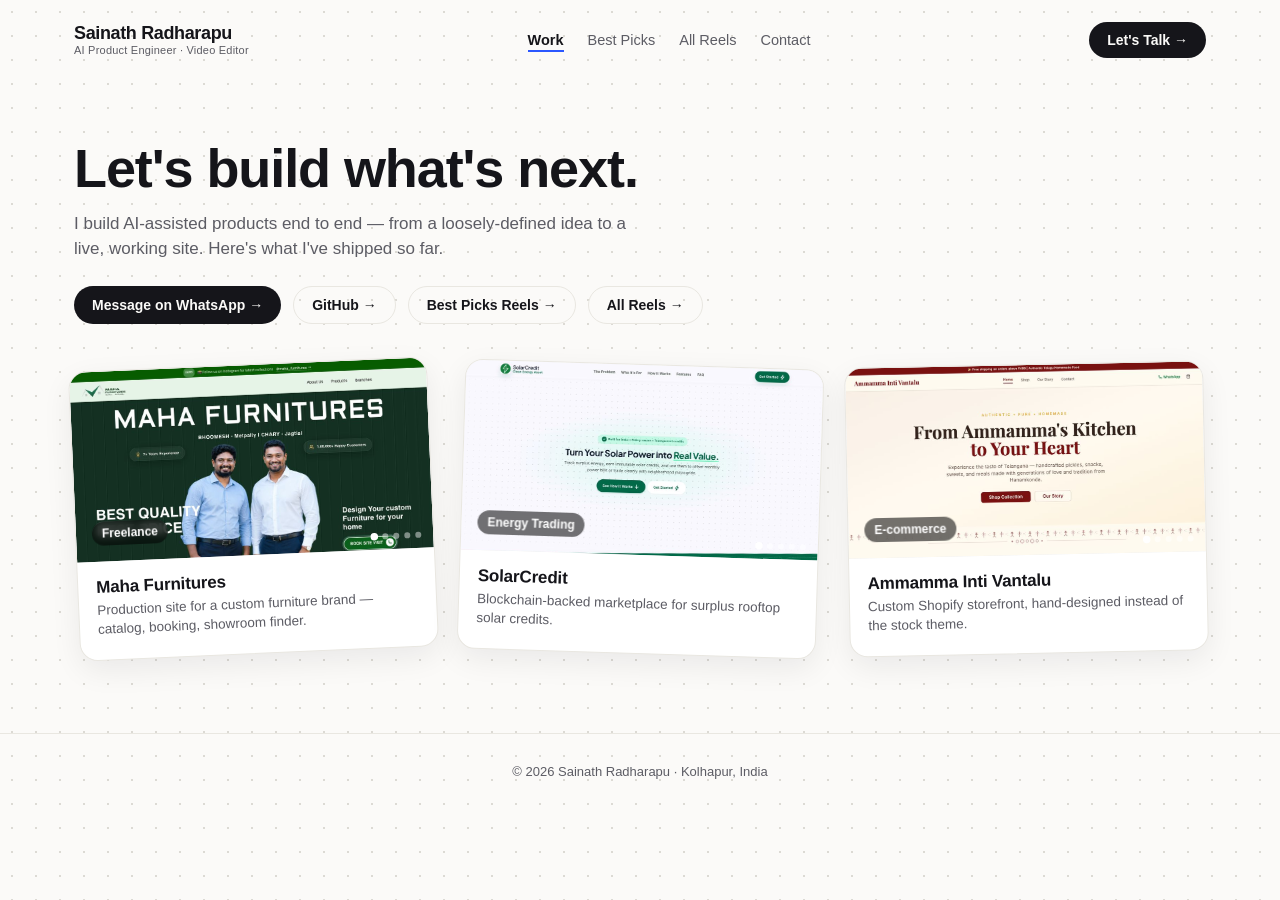
<file: index.html>
<!DOCTYPE html>
<html lang="en">
<head>
<meta charset="UTF-8">
<meta name="viewport" content="width=device-width, initial-scale=1">
<title>Sainath Radharapu — Work</title>
<meta name="description" content="Projects built by Sainath Radharapu — AI-assisted products, shipped sites, and ML pipelines.">
<link rel="stylesheet" href="css/style.css">
</head>
<body>
  <div class="gradient-blob"></div>

  <nav class="nav">
    <a class="logo" href="#">
      <span class="logo-name">Sainath Radharapu</span>
      <span class="logo-role">AI Product Engineer · Video Editor</span>
    </a>
    <div class="links">
      <a href="#work" aria-current="page">Work</a>
      <a href="video-editor/best-picks/">Best Picks</a>
      <a href="video-editor/">All Reels</a>
      <a href="https://wa.me/917036701972?text=Hi%20Sainath!%20I%20checked%20out%20your%20portfolio%20and%20wanted%20to%20connect." target="_blank" rel="noopener">Contact</a>
    </div>
    <a class="btn" href="https://wa.me/917036701972?text=Hi%20Sainath!%20I%20checked%20out%20your%20portfolio%20and%20wanted%20to%20connect." target="_blank" rel="noopener">Let's Talk →</a>
  </nav>

  <section class="hero">
    <h1>Let's build what's next.</h1>
    <p>I build AI-assisted products end to end — from a loosely-defined idea to a live, working site. Here's what I've shipped so far.</p>
    <div class="cta-row">
      <a class="btn" href="https://wa.me/917036701972?text=Hi%20Sainath!%20I%20checked%20out%20your%20portfolio%20and%20wanted%20to%20connect." target="_blank" rel="noopener">Message on WhatsApp →</a>
      <a class="btn btn-outline" href="https://github.com/Sai-dev313" target="_blank" rel="noopener">GitHub →</a>
      <a class="btn btn-outline" href="video-editor/best-picks/">Best Picks Reels →</a>
      <a class="btn btn-outline" href="video-editor/">All Reels →</a>
    </div>
  </section>

  <section id="work" class="playground">

    <a class="card" href="projects/maha-furnitures/">
      <div class="thumb">
        <div class="carousel" data-interval="2800">
          <img src="assets/maha-furnitures/section-1.jpg" alt="Maha Furnitures screenshot 1">
          <img src="assets/maha-furnitures/section-2.jpg" alt="Maha Furnitures screenshot 2">
          <img src="assets/maha-furnitures/section-3.jpg" alt="Maha Furnitures screenshot 3">
          <img src="assets/maha-furnitures/section-4.jpg" alt="Maha Furnitures screenshot 4">
          <img src="assets/maha-furnitures/section-5.jpg" alt="Maha Furnitures screenshot 5">
        </div>
        <span class="tag">Freelance</span>
      </div>
      <div class="meta">
        <h3>Maha Furnitures</h3>
        <p>Production site for a custom furniture brand — catalog, booking, showroom finder.</p>
      </div>
    </a>

    <a class="card" href="projects/solarcredit/">
      <div class="thumb">
        <div class="carousel" data-interval="2800">
          <img src="assets/solarcredit/section-1.jpg" alt="SolarCredit screenshot 1">
          <img src="assets/solarcredit/section-2.jpg" alt="SolarCredit screenshot 2">
          <img src="assets/solarcredit/section-3.jpg" alt="SolarCredit screenshot 3">
          <img src="assets/solarcredit/section-4.jpg" alt="SolarCredit screenshot 4">
          <img src="assets/solarcredit/section-5.jpg" alt="SolarCredit screenshot 5">
        </div>
        <span class="tag">Energy Trading</span>
      </div>
      <div class="meta">
        <h3>SolarCredit</h3>
        <p>Blockchain-backed marketplace for surplus rooftop solar credits.</p>
      </div>
    </a>

    <a class="card" href="projects/ammamma-inti-vantalu/">
      <div class="thumb">
        <div class="carousel" data-interval="2800">
          <img src="assets/ammamma-inti-vantalu/section-1.jpg" alt="Ammamma Inti Vantalu screenshot 1">
          <img src="assets/ammamma-inti-vantalu/section-2.jpg" alt="Ammamma Inti Vantalu screenshot 2">
          <img src="assets/ammamma-inti-vantalu/section-3.jpg" alt="Ammamma Inti Vantalu screenshot 3">
          <img src="assets/ammamma-inti-vantalu/section-4.jpg" alt="Ammamma Inti Vantalu screenshot 4">
          <img src="assets/ammamma-inti-vantalu/section-5.jpg" alt="Ammamma Inti Vantalu screenshot 5">
        </div>
        <span class="tag">E-commerce</span>
      </div>
      <div class="meta">
        <h3>Ammamma Inti Vantalu</h3>
        <p>Custom Shopify storefront, hand-designed instead of the stock theme.</p>
      </div>
    </a>

  </section>

  <footer>© 2026 Sainath Radharapu · Kolhapur, India</footer>

  <script defer src="js/carousel.js"></script>
</body>
</html>
</file>
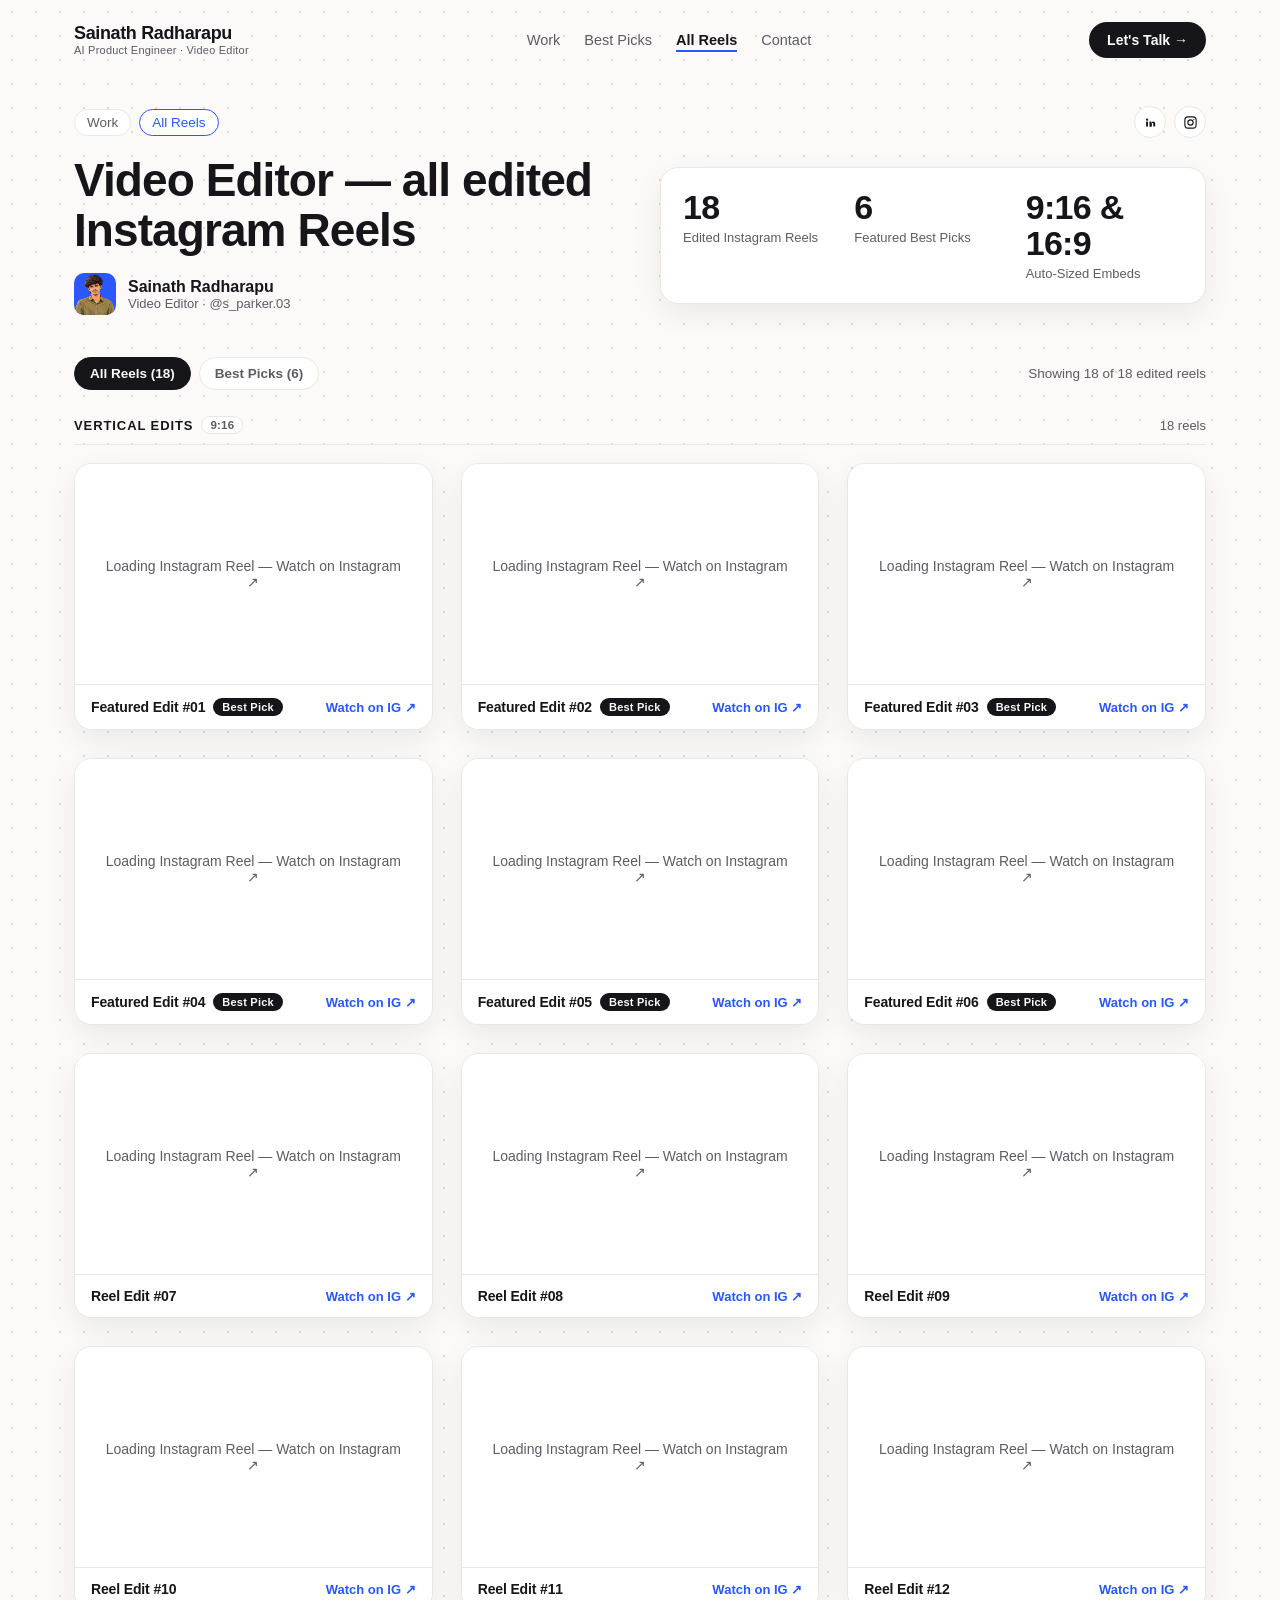
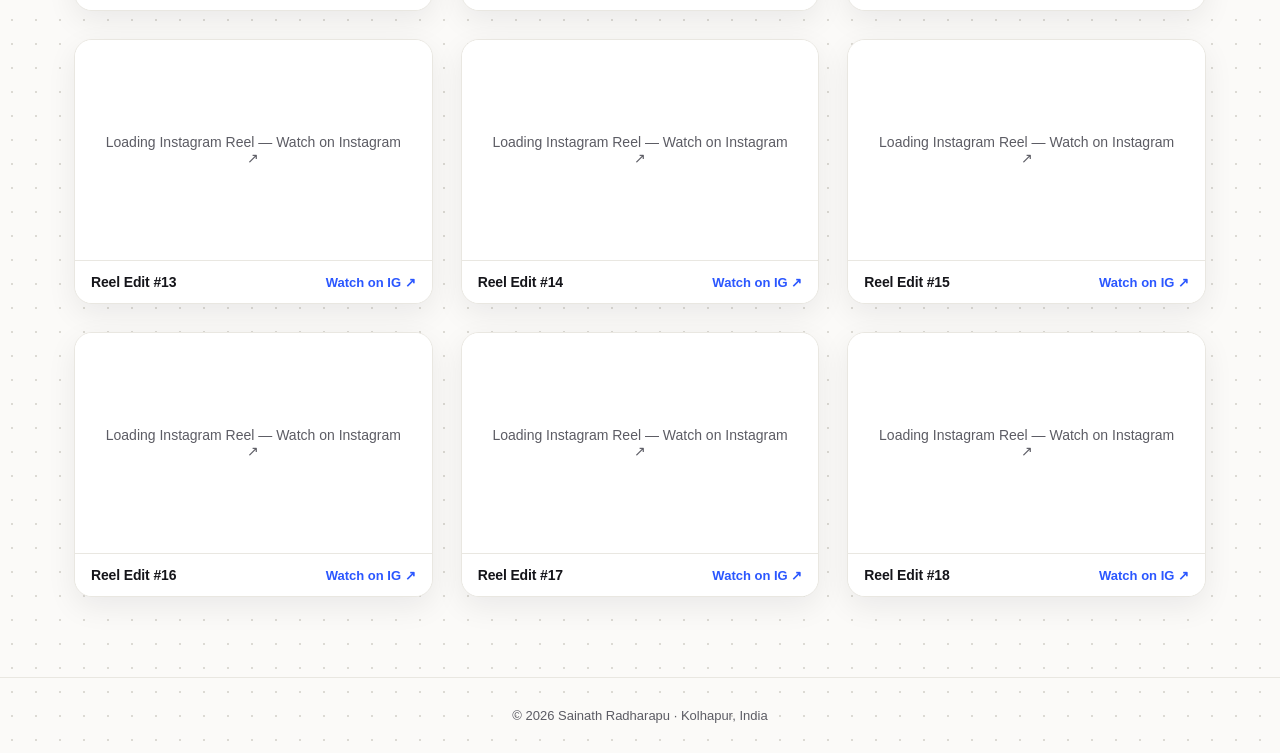
<file: video-editor/index.html>
<!DOCTYPE html>
<html lang="en">
<head>
<meta charset="UTF-8">
<meta name="viewport" content="width=device-width, initial-scale=1">
<title>All Reels — Video Editor — Sainath Radharapu</title>
<meta name="description" content="Complete video editing portfolio by Sainath Radharapu (@s_parker.03) — all 18 embedded Instagram Reels grouped by 9:16 and 16:9.">
<link rel="stylesheet" href="../css/style.css">
</head>
<body>
  <div class="gradient-blob"></div>

  <nav class="nav">
    <a class="logo" href="../">
      <span class="logo-name">Sainath Radharapu</span>
      <span class="logo-role">AI Product Engineer · Video Editor</span>
    </a>
    <div class="links">
      <a href="../#work">Work</a>
      <a href="best-picks/">Best Picks</a>
      <a href="./" aria-current="page">All Reels</a>
      <a href="https://wa.me/917036701972?text=Hi%20Sainath!%20I%20checked%20out%20your%20video%20editing%20portfolio%20and%20wanted%20to%20connect." target="_blank" rel="noopener">Contact</a>
    </div>
    <a class="btn" href="https://wa.me/917036701972?text=Hi%20Sainath!%20I%20checked%20out%20your%20video%20editing%20portfolio%20and%20wanted%20to%20connect." target="_blank" rel="noopener">Let's Talk →</a>
  </nav>

  <div class="crumbs">
    <div class="crumb-chips">
      <a class="chip" href="../#work">Work</a>
      <span class="chip active">All Reels</span>
    </div>
    <div class="social-row">
      <a href="https://www.linkedin.com/in/sainath-radharapu-a540882b7/" target="_blank" rel="noopener" aria-label="LinkedIn">
        <svg viewBox="0 0 24 24" fill="currentColor"><circle cx="6.5" cy="7.5" r="1.8"/><rect x="5" y="10.5" width="3" height="8"/><rect x="10.5" y="10.5" width="3" height="8"/><path d="M13.5 13.8c0-1.8 1-3.3 3-3.3 2.2 0 3 1.5 3 3.6v4.4h-3v-4c0-1-.4-1.6-1.2-1.6-.9 0-1.3.6-1.3 1.6v4h-3v-8z"/></svg>
      </a>
      <a href="https://www.instagram.com/s_parker.03/" target="_blank" rel="noopener" aria-label="Instagram">
        <svg viewBox="0 0 24 24" fill="none" stroke="currentColor" stroke-width="1.8"><rect x="3" y="3" width="18" height="18" rx="5"/><circle cx="12" cy="12" r="4.2"/><circle cx="17.2" cy="6.8" r="1" fill="currentColor" stroke="none"/></svg>
      </a>
    </div>
  </div>

  <div class="detail-hero">
    <div>
      <h1>Video Editor — all edited Instagram Reels</h1>
      <div class="who">
        <div class="avatar"><img src="../assets/avatar.png" alt="Sainath Radharapu"></div>
        <div>
          <div><b>Sainath Radharapu</b></div>
          <div class="role">Video Editor · <a href="https://www.instagram.com/s_parker.03/" target="_blank" rel="noopener">@s_parker.03</a></div>
        </div>
      </div>
    </div>
    <div class="reel-stats">
      <div class="reel-stat">
        <strong>18</strong>
        <span>Edited Instagram Reels</span>
      </div>
      <div class="reel-stat">
        <strong>6</strong>
        <span>Featured Best Picks</span>
      </div>
      <div class="reel-stat">
        <strong>9:16 &amp; 16:9</strong>
        <span>Auto-Sized Embeds</span>
      </div>
    </div>
  </div>

  <div class="reels-toolbar">
    <div class="filter-row" role="navigation" aria-label="Video Editor Views">
      <a class="filter-pill" href="./" aria-current="page">All Reels (18)</a>
      <a class="filter-pill" href="best-picks/">Best Picks (6)</a>
    </div>
    <p id="archive-reels-count" class="reels-count">Showing 18 of 18 edited reels</p>
  </div>

  <div class="reels-groups" id="archive-reels-groups" data-reels-groups data-initial-filter="all" data-count-target="archive-reels-count">
    <section class="reels-group" aria-labelledby="heading-vertical">
      <div class="reels-group-head">
        <h2 id="heading-vertical" class="reels-group-title">
          Vertical Edits
          <span class="reels-group-ratio">9:16</span>
        </h2>
        <span class="reels-group-count" data-group-count></span>
      </div>
      <div class="reels-grid" data-aspect-grid="9:16"></div>
    </section>

    <section class="reels-group" aria-labelledby="heading-widescreen" hidden>
      <div class="reels-group-head">
        <h2 id="heading-widescreen" class="reels-group-title">
          Widescreen Edits
          <span class="reels-group-ratio">16:9</span>
        </h2>
        <span class="reels-group-count" data-group-count></span>
      </div>
      <div class="reels-grid" data-aspect-grid="16:9"></div>
    </section>

    <noscript>
      <p class="wrap">Enable JavaScript to view the embedded Instagram Reels, or visit <a href="https://www.instagram.com/s_parker.03/reels/" target="_blank" rel="noopener">@s_parker.03 on Instagram</a>.</p>
    </noscript>
  </div>

  <footer>© 2026 Sainath Radharapu · Kolhapur, India</footer>

  <script defer src="../js/avatar-tilt.js"></script>
  <script defer src="../js/reels.js"></script>
</body>
</html>
</file>
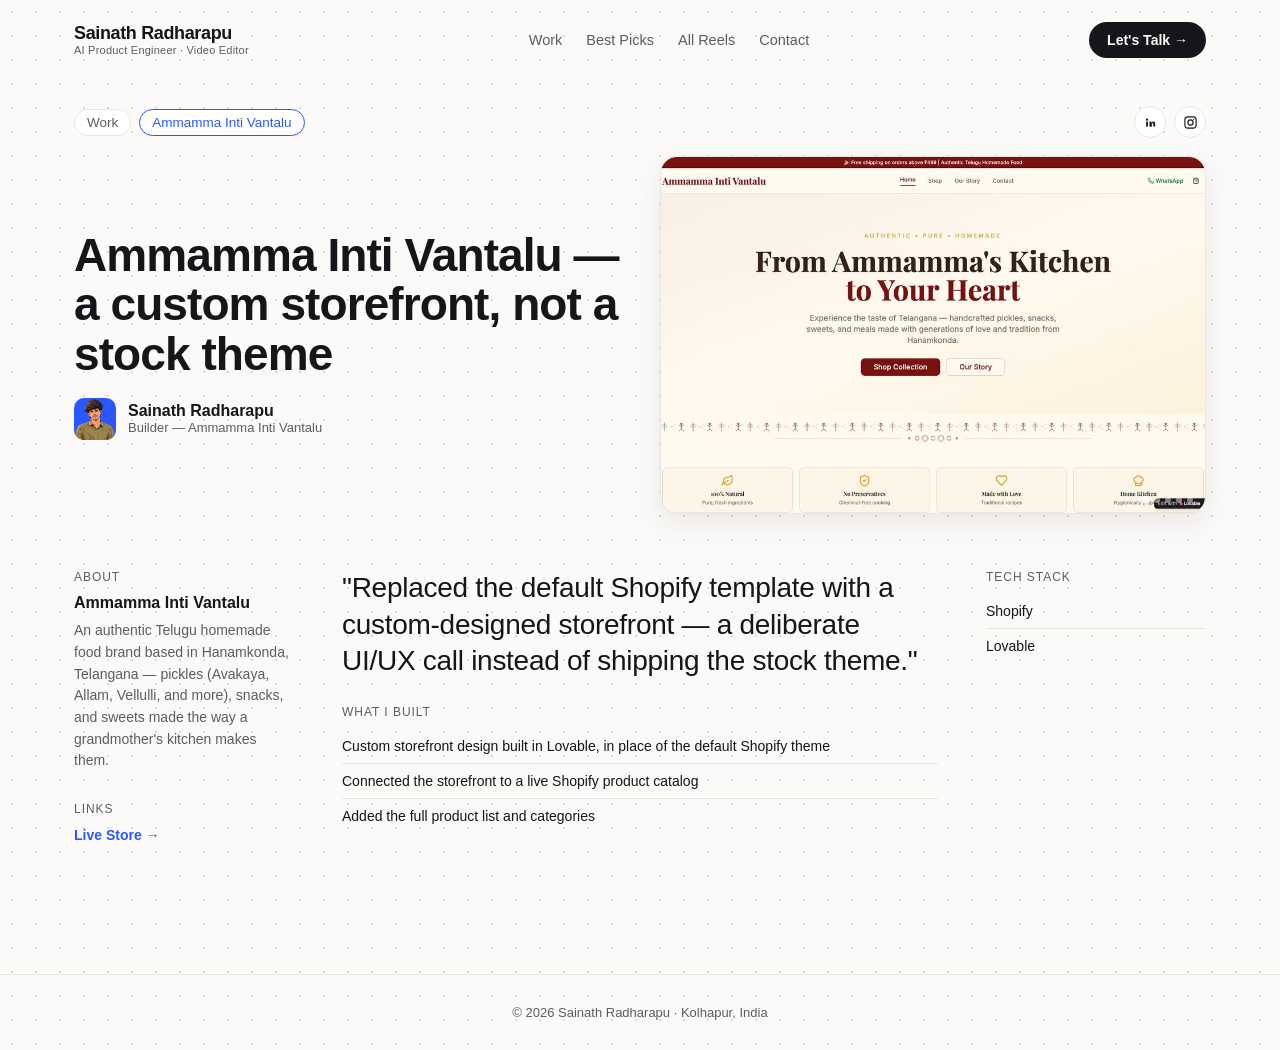
<file: projects/ammamma-inti-vantalu/index.html>
<!DOCTYPE html>
<html lang="en">
<head>
<meta charset="UTF-8">
<meta name="viewport" content="width=device-width, initial-scale=1">
<title>Ammamma Inti Vantalu — Sainath Radharapu</title>
<link rel="stylesheet" href="../../css/style.css">
</head>
<body>
  <div class="gradient-blob"></div>

  <nav class="nav">
    <a class="logo" href="../../">
      <span class="logo-name">Sainath Radharapu</span>
      <span class="logo-role">AI Product Engineer · Video Editor</span>
    </a>
    <div class="links"><a href="../../#work">Work</a><a href="../../video-editor/best-picks/">Best Picks</a><a href="../../video-editor/">All Reels</a><a href="https://wa.me/917036701972?text=Hi%20Sainath!%20I%20checked%20out%20your%20portfolio%20and%20wanted%20to%20connect." target="_blank" rel="noopener">Contact</a></div>
    <a class="btn" href="https://wa.me/917036701972?text=Hi%20Sainath!%20I%20checked%20out%20your%20portfolio%20and%20wanted%20to%20connect." target="_blank" rel="noopener">Let's Talk →</a>
  </nav>

  <div class="crumbs">
    <div class="crumb-chips">
      <a class="chip" href="../../#work">Work</a>
      <span class="chip active">Ammamma Inti Vantalu</span>
    </div>
    <div class="social-row">
      <a href="https://www.linkedin.com/in/sainath-radharapu-a540882b7/" target="_blank" rel="noopener" aria-label="LinkedIn">
        <svg viewBox="0 0 24 24" fill="currentColor"><circle cx="6.5" cy="7.5" r="1.8"/><rect x="5" y="10.5" width="3" height="8"/><rect x="10.5" y="10.5" width="3" height="8"/><path d="M13.5 13.8c0-1.8 1-3.3 3-3.3 2.2 0 3 1.5 3 3.6v4.4h-3v-4c0-1-.4-1.6-1.2-1.6-.9 0-1.3.6-1.3 1.6v4h-3v-8z"/></svg>
      </a>
      <a href="https://www.instagram.com/s_parker.03/" target="_blank" rel="noopener" aria-label="Instagram">
        <svg viewBox="0 0 24 24" fill="none" stroke="currentColor" stroke-width="1.8"><rect x="3" y="3" width="18" height="18" rx="5"/><circle cx="12" cy="12" r="4.2"/><circle cx="17.2" cy="6.8" r="1" fill="currentColor" stroke="none"/></svg>
      </a>
    </div>
  </div>

  <div class="detail-hero">
    <div>
      <h1>Ammamma Inti Vantalu — a custom storefront, not a stock theme</h1>
      <div class="who">
        <div class="avatar"><img src="../../assets/avatar.png" alt="Sainath Radharapu"></div>
        <div>
          <div><b>Sainath Radharapu</b></div>
          <div class="role">Builder — Ammamma Inti Vantalu</div>
        </div>
      </div>
    </div>
    <div class="img">
      <div class="carousel" data-interval="3200">
        <img src="../../assets/ammamma-inti-vantalu/section-1.jpg" alt="Ammamma Inti Vantalu screenshot 1">
        <img src="../../assets/ammamma-inti-vantalu/section-2.jpg" alt="Ammamma Inti Vantalu screenshot 2">
        <img src="../../assets/ammamma-inti-vantalu/section-3.jpg" alt="Ammamma Inti Vantalu screenshot 3">
        <img src="../../assets/ammamma-inti-vantalu/section-4.jpg" alt="Ammamma Inti Vantalu screenshot 4">
        <img src="../../assets/ammamma-inti-vantalu/section-5.jpg" alt="Ammamma Inti Vantalu screenshot 5">
      </div>
    </div>
  </div>

  <div class="detail-body">
    <div>
      <div class="section">
        <div class="label">About</div>
        <div class="about">
          <h4>Ammamma Inti Vantalu</h4>
          <p>An authentic Telugu homemade food brand based in Hanamkonda, Telangana — pickles (Avakaya, Allam, Vellulli, and more), snacks, and sweets made the way a grandmother's kitchen makes them.</p>
        </div>
      </div>
      <div class="section">
        <div class="label">Links</div>
        <div class="links">
          <a href="https://ammamma-inti-vantalu.lovable.app/" target="_blank" rel="noopener">Live Store →</a>
        </div>
      </div>
    </div>

    <div>
      <p class="quote">"Replaced the default Shopify template with a custom-designed storefront — a deliberate UI/UX call instead of shipping the stock theme."</p>
      <div class="section">
        <div class="label">What I Built</div>
        <ul class="list">
          <li>Custom storefront design built in Lovable, in place of the default Shopify theme</li>
          <li>Connected the storefront to a live Shopify product catalog</li>
          <li>Added the full product list and categories</li>
        </ul>
      </div>
    </div>

    <div>
      <div class="section">
        <div class="label">Tech Stack</div>
        <ul class="list">
          <li>Shopify</li>
          <li>Lovable</li>
        </ul>
      </div>
    </div>
  </div>

  <footer>© 2026 Sainath Radharapu · Kolhapur, India</footer>

  <script src="../../js/carousel.js"></script>
  <script src="../../js/avatar-tilt.js"></script>
</body>
</html>
</file>
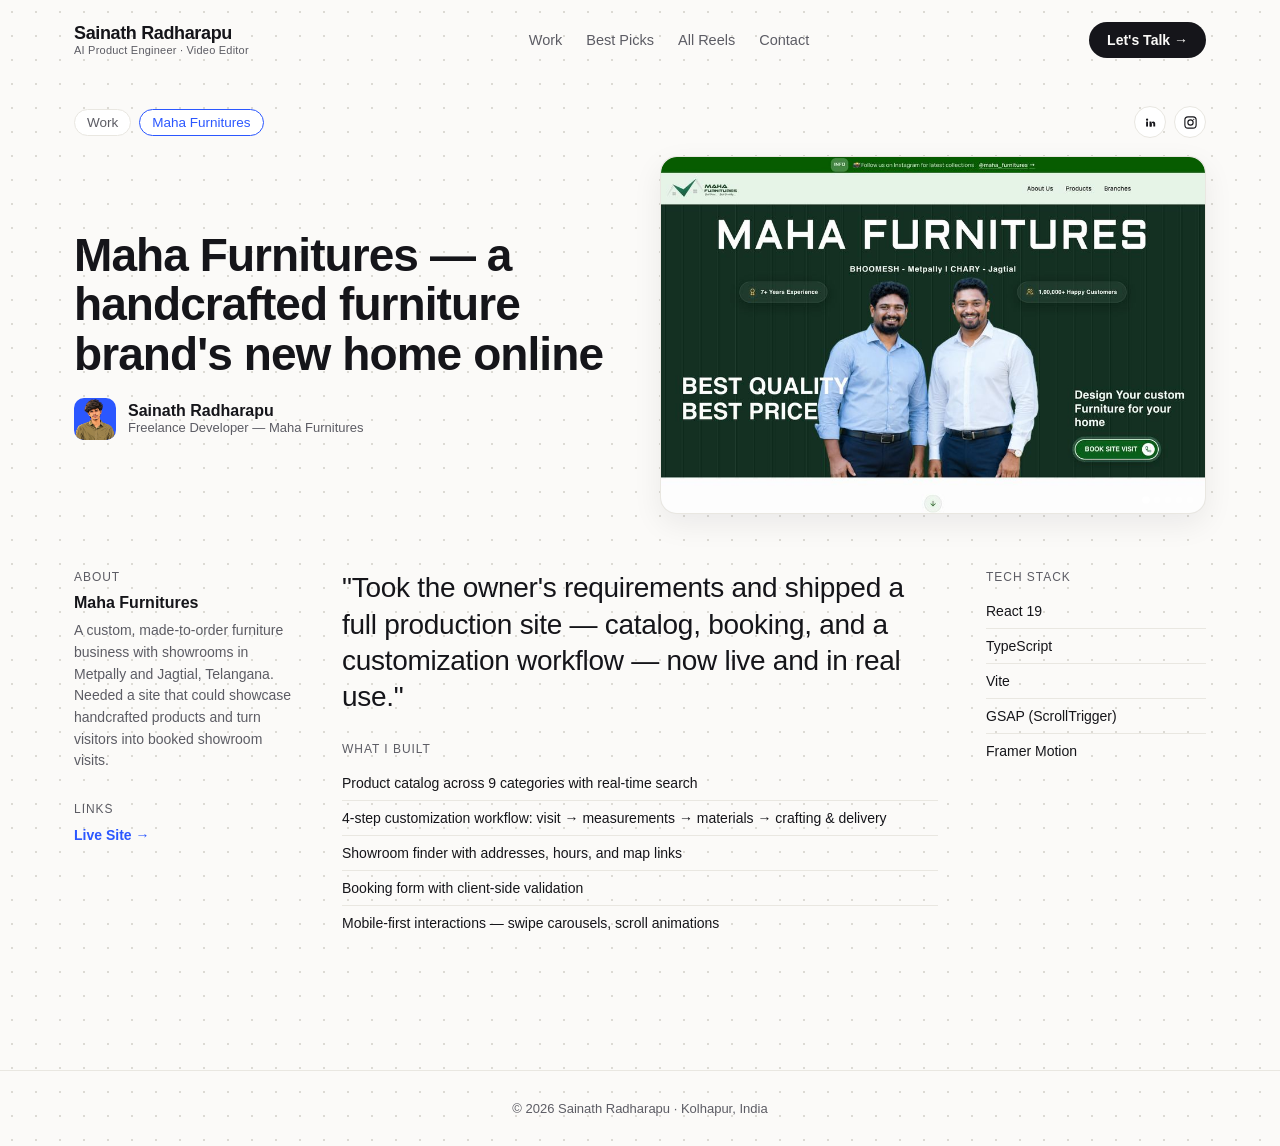
<file: projects/maha-furnitures/index.html>
<!DOCTYPE html>
<html lang="en">
<head>
<meta charset="UTF-8">
<meta name="viewport" content="width=device-width, initial-scale=1">
<title>Maha Furnitures — Sainath Radharapu</title>
<link rel="stylesheet" href="../../css/style.css">
</head>
<body>
  <div class="gradient-blob"></div>

  <nav class="nav">
    <a class="logo" href="../../">
      <span class="logo-name">Sainath Radharapu</span>
      <span class="logo-role">AI Product Engineer · Video Editor</span>
    </a>
    <div class="links"><a href="../../#work">Work</a><a href="../../video-editor/best-picks/">Best Picks</a><a href="../../video-editor/">All Reels</a><a href="https://wa.me/917036701972?text=Hi%20Sainath!%20I%20checked%20out%20your%20portfolio%20and%20wanted%20to%20connect." target="_blank" rel="noopener">Contact</a></div>
    <a class="btn" href="https://wa.me/917036701972?text=Hi%20Sainath!%20I%20checked%20out%20your%20portfolio%20and%20wanted%20to%20connect." target="_blank" rel="noopener">Let's Talk →</a>
  </nav>

  <div class="crumbs">
    <div class="crumb-chips">
      <a class="chip" href="../../#work">Work</a>
      <span class="chip active">Maha Furnitures</span>
    </div>
    <div class="social-row">
      <a href="https://www.linkedin.com/in/sainath-radharapu-a540882b7/" target="_blank" rel="noopener" aria-label="LinkedIn">
        <svg viewBox="0 0 24 24" fill="currentColor"><circle cx="6.5" cy="7.5" r="1.8"/><rect x="5" y="10.5" width="3" height="8"/><rect x="10.5" y="10.5" width="3" height="8"/><path d="M13.5 13.8c0-1.8 1-3.3 3-3.3 2.2 0 3 1.5 3 3.6v4.4h-3v-4c0-1-.4-1.6-1.2-1.6-.9 0-1.3.6-1.3 1.6v4h-3v-8z"/></svg>
      </a>
      <a href="https://www.instagram.com/s_parker.03/" target="_blank" rel="noopener" aria-label="Instagram">
        <svg viewBox="0 0 24 24" fill="none" stroke="currentColor" stroke-width="1.8"><rect x="3" y="3" width="18" height="18" rx="5"/><circle cx="12" cy="12" r="4.2"/><circle cx="17.2" cy="6.8" r="1" fill="currentColor" stroke="none"/></svg>
      </a>
    </div>
  </div>

  <div class="detail-hero">
    <div>
      <h1>Maha Furnitures — a handcrafted furniture brand's new home online</h1>
      <div class="who">
        <div class="avatar"><img src="../../assets/avatar.png" alt="Sainath Radharapu"></div>
        <div>
          <div><b>Sainath Radharapu</b></div>
          <div class="role">Freelance Developer — Maha Furnitures</div>
        </div>
      </div>
    </div>
    <div class="img">
      <div class="carousel" data-interval="3200">
        <img src="../../assets/maha-furnitures/section-1.jpg" alt="Maha Furnitures screenshot 1">
        <img src="../../assets/maha-furnitures/section-2.jpg" alt="Maha Furnitures screenshot 2">
        <img src="../../assets/maha-furnitures/section-3.jpg" alt="Maha Furnitures screenshot 3">
        <img src="../../assets/maha-furnitures/section-4.jpg" alt="Maha Furnitures screenshot 4">
        <img src="../../assets/maha-furnitures/section-5.jpg" alt="Maha Furnitures screenshot 5">
      </div>
    </div>
  </div>

  <div class="detail-body">
    <div>
      <div class="section">
        <div class="label">About</div>
        <div class="about">
          <h4>Maha Furnitures</h4>
          <p>A custom, made-to-order furniture business with showrooms in Metpally and Jagtial, Telangana. Needed a site that could showcase handcrafted products and turn visitors into booked showroom visits.</p>
        </div>
      </div>
      <div class="section">
        <div class="label">Links</div>
        <div class="links">
          <a href="https://www.mahafurnitures.com" target="_blank" rel="noopener">Live Site →</a>
        </div>
      </div>
    </div>

    <div>
      <p class="quote">"Took the owner's requirements and shipped a full production site — catalog, booking, and a customization workflow — now live and in real use."</p>
      <div class="section">
        <div class="label">What I Built</div>
        <ul class="list">
          <li>Product catalog across 9 categories with real-time search</li>
          <li>4-step customization workflow: visit → measurements → materials → crafting &amp; delivery</li>
          <li>Showroom finder with addresses, hours, and map links</li>
          <li>Booking form with client-side validation</li>
          <li>Mobile-first interactions — swipe carousels, scroll animations</li>
        </ul>
      </div>
    </div>

    <div>
      <div class="section">
        <div class="label">Tech Stack</div>
        <ul class="list">
          <li>React 19</li>
          <li>TypeScript</li>
          <li>Vite</li>
          <li>GSAP (ScrollTrigger)</li>
          <li>Framer Motion</li>
        </ul>
      </div>
    </div>
  </div>

  <footer>© 2026 Sainath Radharapu · Kolhapur, India</footer>

  <script src="../../js/carousel.js"></script>
  <script src="../../js/avatar-tilt.js"></script>
</body>
</html>
</file>
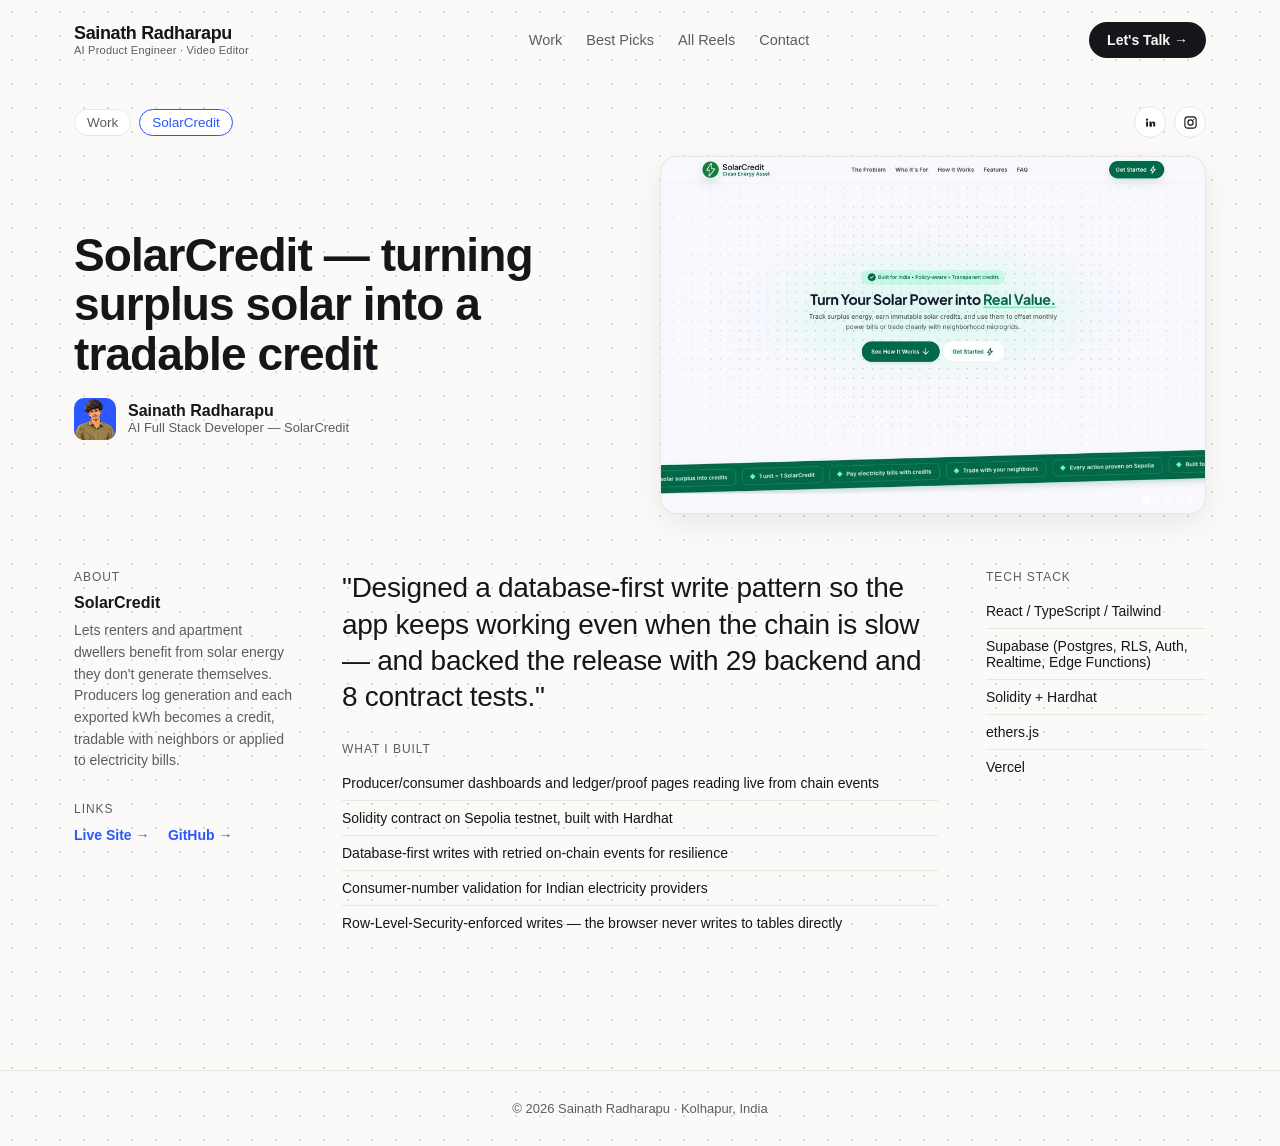
<file: projects/solarcredit/index.html>
<!DOCTYPE html>
<html lang="en">
<head>
<meta charset="UTF-8">
<meta name="viewport" content="width=device-width, initial-scale=1">
<title>SolarCredit — Sainath Radharapu</title>
<link rel="stylesheet" href="../../css/style.css">
</head>
<body>
  <div class="gradient-blob"></div>

  <nav class="nav">
    <a class="logo" href="../../">
      <span class="logo-name">Sainath Radharapu</span>
      <span class="logo-role">AI Product Engineer · Video Editor</span>
    </a>
    <div class="links"><a href="../../#work">Work</a><a href="../../video-editor/best-picks/">Best Picks</a><a href="../../video-editor/">All Reels</a><a href="https://wa.me/917036701972?text=Hi%20Sainath!%20I%20checked%20out%20your%20portfolio%20and%20wanted%20to%20connect." target="_blank" rel="noopener">Contact</a></div>
    <a class="btn" href="https://wa.me/917036701972?text=Hi%20Sainath!%20I%20checked%20out%20your%20portfolio%20and%20wanted%20to%20connect." target="_blank" rel="noopener">Let's Talk →</a>
  </nav>

  <div class="crumbs">
    <div class="crumb-chips">
      <a class="chip" href="../../#work">Work</a>
      <span class="chip active">SolarCredit</span>
    </div>
    <div class="social-row">
      <a href="https://www.linkedin.com/in/sainath-radharapu-a540882b7/" target="_blank" rel="noopener" aria-label="LinkedIn">
        <svg viewBox="0 0 24 24" fill="currentColor"><circle cx="6.5" cy="7.5" r="1.8"/><rect x="5" y="10.5" width="3" height="8"/><rect x="10.5" y="10.5" width="3" height="8"/><path d="M13.5 13.8c0-1.8 1-3.3 3-3.3 2.2 0 3 1.5 3 3.6v4.4h-3v-4c0-1-.4-1.6-1.2-1.6-.9 0-1.3.6-1.3 1.6v4h-3v-8z"/></svg>
      </a>
      <a href="https://www.instagram.com/s_parker.03/" target="_blank" rel="noopener" aria-label="Instagram">
        <svg viewBox="0 0 24 24" fill="none" stroke="currentColor" stroke-width="1.8"><rect x="3" y="3" width="18" height="18" rx="5"/><circle cx="12" cy="12" r="4.2"/><circle cx="17.2" cy="6.8" r="1" fill="currentColor" stroke="none"/></svg>
      </a>
    </div>
  </div>

  <div class="detail-hero">
    <div>
      <h1>SolarCredit — turning surplus solar into a tradable credit</h1>
      <div class="who">
        <div class="avatar"><img src="../../assets/avatar.png" alt="Sainath Radharapu"></div>
        <div>
          <div><b>Sainath Radharapu</b></div>
          <div class="role">AI Full Stack Developer — SolarCredit</div>
        </div>
      </div>
    </div>
    <div class="img">
      <div class="carousel" data-interval="3200">
        <img src="../../assets/solarcredit/section-1.jpg" alt="SolarCredit screenshot 1">
        <img src="../../assets/solarcredit/section-2.jpg" alt="SolarCredit screenshot 2">
        <img src="../../assets/solarcredit/section-3.jpg" alt="SolarCredit screenshot 3">
        <img src="../../assets/solarcredit/section-4.jpg" alt="SolarCredit screenshot 4">
        <img src="../../assets/solarcredit/section-5.jpg" alt="SolarCredit screenshot 5">
      </div>
    </div>
  </div>

  <div class="detail-body">
    <div>
      <div class="section">
        <div class="label">About</div>
        <div class="about">
          <h4>SolarCredit</h4>
          <p>Lets renters and apartment dwellers benefit from solar energy they don't generate themselves. Producers log generation and each exported kWh becomes a credit, tradable with neighbors or applied to electricity bills.</p>
        </div>
      </div>
      <div class="section">
        <div class="label">Links</div>
        <div class="links">
          <a href="https://solar-credit-ofam.vercel.app/" target="_blank" rel="noopener">Live Site →</a>
          <a href="https://github.com/Sai-dev313/Solar-Credit" target="_blank" rel="noopener">GitHub →</a>
        </div>
      </div>
    </div>

    <div>
      <p class="quote">"Designed a database-first write pattern so the app keeps working even when the chain is slow — and backed the release with 29 backend and 8 contract tests."</p>
      <div class="section">
        <div class="label">What I Built</div>
        <ul class="list">
          <li>Producer/consumer dashboards and ledger/proof pages reading live from chain events</li>
          <li>Solidity contract on Sepolia testnet, built with Hardhat</li>
          <li>Database-first writes with retried on-chain events for resilience</li>
          <li>Consumer-number validation for Indian electricity providers</li>
          <li>Row-Level-Security-enforced writes — the browser never writes to tables directly</li>
        </ul>
      </div>
    </div>

    <div>
      <div class="section">
        <div class="label">Tech Stack</div>
        <ul class="list">
          <li>React / TypeScript / Tailwind</li>
          <li>Supabase (Postgres, RLS, Auth, Realtime, Edge Functions)</li>
          <li>Solidity + Hardhat</li>
          <li>ethers.js</li>
          <li>Vercel</li>
        </ul>
      </div>
    </div>
  </div>

  <footer>© 2026 Sainath Radharapu · Kolhapur, India</footer>

  <script src="../../js/carousel.js"></script>
  <script src="../../js/avatar-tilt.js"></script>
</body>
</html>
</file>
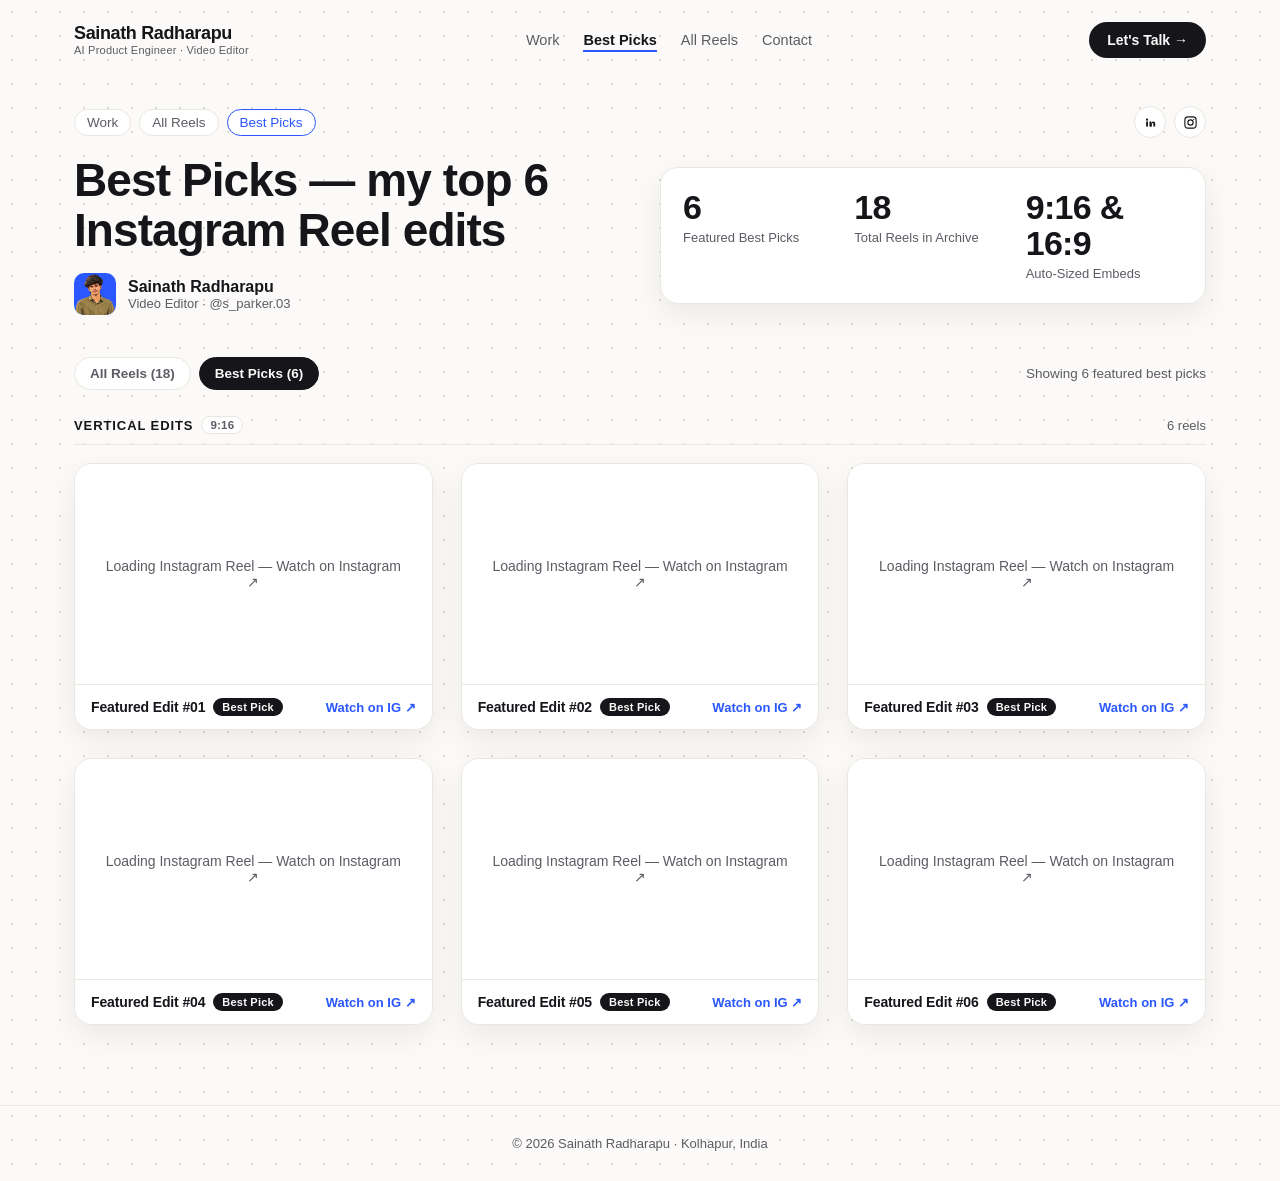
<file: video-editor/best-picks/index.html>
<!DOCTYPE html>
<html lang="en">
<head>
<meta charset="UTF-8">
<meta name="viewport" content="width=device-width, initial-scale=1">
<title>Best Picks — Video Editor — Sainath Radharapu</title>
<meta name="description" content="Top 6 featured Instagram Reel edits by Sainath Radharapu (@s_parker.03), grouped by 9:16 and 16:9.">
<link rel="stylesheet" href="../../css/style.css">
</head>
<body>
  <div class="gradient-blob"></div>

  <nav class="nav">
    <a class="logo" href="../../">
      <span class="logo-name">Sainath Radharapu</span>
      <span class="logo-role">AI Product Engineer · Video Editor</span>
    </a>
    <div class="links">
      <a href="../../#work">Work</a>
      <a href="./" aria-current="page">Best Picks</a>
      <a href="../">All Reels</a>
      <a href="https://wa.me/917036701972?text=Hi%20Sainath!%20I%20checked%20out%20your%20video%20editing%20portfolio%20and%20wanted%20to%20connect." target="_blank" rel="noopener">Contact</a>
    </div>
    <a class="btn" href="https://wa.me/917036701972?text=Hi%20Sainath!%20I%20checked%20out%20your%20video%20editing%20portfolio%20and%20wanted%20to%20connect." target="_blank" rel="noopener">Let's Talk →</a>
  </nav>

  <div class="crumbs">
    <div class="crumb-chips">
      <a class="chip" href="../../#work">Work</a>
      <a class="chip" href="../">All Reels</a>
      <span class="chip active">Best Picks</span>
    </div>
    <div class="social-row">
      <a href="https://www.linkedin.com/in/sainath-radharapu-a540882b7/" target="_blank" rel="noopener" aria-label="LinkedIn">
        <svg viewBox="0 0 24 24" fill="currentColor"><circle cx="6.5" cy="7.5" r="1.8"/><rect x="5" y="10.5" width="3" height="8"/><rect x="10.5" y="10.5" width="3" height="8"/><path d="M13.5 13.8c0-1.8 1-3.3 3-3.3 2.2 0 3 1.5 3 3.6v4.4h-3v-4c0-1-.4-1.6-1.2-1.6-.9 0-1.3.6-1.3 1.6v4h-3v-8z"/></svg>
      </a>
      <a href="https://www.instagram.com/s_parker.03/" target="_blank" rel="noopener" aria-label="Instagram">
        <svg viewBox="0 0 24 24" fill="none" stroke="currentColor" stroke-width="1.8"><rect x="3" y="3" width="18" height="18" rx="5"/><circle cx="12" cy="12" r="4.2"/><circle cx="17.2" cy="6.8" r="1" fill="currentColor" stroke="none"/></svg>
      </a>
    </div>
  </div>

  <div class="detail-hero">
    <div>
      <h1>Best Picks — my top 6 Instagram Reel edits</h1>
      <div class="who">
        <div class="avatar"><img src="../../assets/avatar.png" alt="Sainath Radharapu"></div>
        <div>
          <div><b>Sainath Radharapu</b></div>
          <div class="role">Video Editor · <a href="https://www.instagram.com/s_parker.03/" target="_blank" rel="noopener">@s_parker.03</a></div>
        </div>
      </div>
    </div>
    <div class="reel-stats">
      <div class="reel-stat">
        <strong>6</strong>
        <span>Featured Best Picks</span>
      </div>
      <div class="reel-stat">
        <strong>18</strong>
        <span>Total Reels in Archive</span>
      </div>
      <div class="reel-stat">
        <strong>9:16 &amp; 16:9</strong>
        <span>Auto-Sized Embeds</span>
      </div>
    </div>
  </div>

  <div class="reels-toolbar">
    <div class="filter-row" role="navigation" aria-label="Video Editor Views">
      <a class="filter-pill" href="../">All Reels (18)</a>
      <a class="filter-pill" href="./" aria-current="page">Best Picks (6)</a>
    </div>
    <p id="best-reels-count" class="reels-count">Showing 6 featured best picks</p>
  </div>

  <div class="reels-groups" id="best-reels-groups" data-reels-groups data-initial-filter="best" data-count-target="best-reels-count">
    <section class="reels-group" aria-labelledby="heading-vertical">
      <div class="reels-group-head">
        <h2 id="heading-vertical" class="reels-group-title">
          Vertical Edits
          <span class="reels-group-ratio">9:16</span>
        </h2>
        <span class="reels-group-count" data-group-count></span>
      </div>
      <div class="reels-grid" data-aspect-grid="9:16"></div>
    </section>

    <section class="reels-group" aria-labelledby="heading-widescreen" hidden>
      <div class="reels-group-head">
        <h2 id="heading-widescreen" class="reels-group-title">
          Widescreen Edits
          <span class="reels-group-ratio">16:9</span>
        </h2>
        <span class="reels-group-count" data-group-count></span>
      </div>
      <div class="reels-grid" data-aspect-grid="16:9"></div>
    </section>

    <noscript>
      <p class="wrap">Enable JavaScript to view the embedded Instagram Reels, or visit <a href="https://www.instagram.com/s_parker.03/reels/" target="_blank" rel="noopener">@s_parker.03 on Instagram</a>.</p>
    </noscript>
  </div>

  <footer>© 2026 Sainath Radharapu · Kolhapur, India</footer>

  <script defer src="../../js/avatar-tilt.js"></script>
  <script defer src="../../js/reels.js"></script>
</body>
</html>
</file>
<file: css/style.css>
:root {
  --bg: #fbfaf8;
  --dot: #dcdad4;
  --card-bg: #ffffff;
  --ink: #15151a;
  --ink-soft: #5c5c64;
  --line: #e9e7e1;
  --accent: #2b57ff;
  --grad-a: rgba(130,170,255,0.30);
  --grad-b: rgba(255,195,165,0.28);
  --grad-c: rgba(190,160,255,0.22);
  --radius: 18px;
  --shadow: 0 10px 30px rgba(20,20,30,0.07);
  --shadow-hover: 0 18px 40px rgba(20,20,30,0.13);
}

* { box-sizing: border-box; }

html, body {
  margin: 0;
  padding: 0;
  background-color: var(--bg);
  background-image: radial-gradient(var(--dot) 1.3px, transparent 1.3px);
  background-size: 24px 24px;
  color: var(--ink);
  font-family: -apple-system, BlinkMacSystemFont, "Inter", "Segoe UI", Roboto, sans-serif;
}

.gradient-blob {
  position: fixed;
  top: -260px;
  left: 50%;
  transform: translateX(-50%);
  width: min(1100px, 150vw);
  height: 560px;
  background:
    radial-gradient(circle at 25% 35%, var(--grad-a), transparent 60%),
    radial-gradient(circle at 70% 55%, var(--grad-b), transparent 60%),
    radial-gradient(circle at 50% 10%, var(--grad-c), transparent 55%);
  filter: blur(50px);
  z-index: -1;
  pointer-events: none;
}

a { color: inherit; text-decoration: none; }

.wrap {
  max-width: 1180px;
  margin: 0 auto;
  padding: 0 24px;
}

/* ---------- Nav ---------- */
.nav {
  display: flex;
  align-items: center;
  justify-content: space-between;
  flex-wrap: wrap;
  gap: 14px 20px;
  padding: 22px 24px;
  max-width: 1180px;
  margin: 0 auto;
}
.nav .logo {
  display: flex;
  flex-direction: column;
  line-height: 1.2;
}
.nav .logo .logo-name {
  font-weight: 800;
  font-size: 18px;
  letter-spacing: -0.02em;
}
.nav .logo .logo-role {
  font-size: 11px;
  font-weight: 500;
  color: var(--ink-soft);
  letter-spacing: 0.02em;
}
.nav .links {
  display: flex;
  flex-wrap: wrap;
  gap: 14px 24px;
  font-size: 14.5px;
  color: var(--ink-soft);
}
.nav .links a {
  position: relative;
  padding-block: 4px;
}
.nav .links a:hover { color: var(--ink); }
.nav .links a[aria-current="page"] {
  color: var(--ink);
  font-weight: 600;
}
.nav .links a[aria-current="page"]::after {
  content: "";
  position: absolute;
  inset-inline: 0;
  inset-block-end: 0;
  border-block-end: 2px solid var(--accent);
}
.btn {
  display: inline-flex;
  align-items: center;
  gap: 8px;
  background: var(--ink);
  color: var(--bg);
  padding: 10px 18px;
  border-radius: 999px;
  font-size: 14px;
  font-weight: 600;
  white-space: nowrap;
}
.btn:hover { opacity: 0.85; }
.btn-outline {
  background: transparent;
  border: 1px solid var(--line);
  color: var(--ink);
}

/* ---------- Hero ---------- */
.hero {
  padding: 60px 24px 30px;
  max-width: 1180px;
  margin: 0 auto;
}
.hero h1 {
  font-size: clamp(32px, 5vw, 54px);
  line-height: 1.05;
  margin: 0 0 14px 0;
  letter-spacing: -0.02em;
  max-width: 760px;
}
.hero p {
  font-size: 17px;
  color: var(--ink-soft);
  max-width: 560px;
  margin: 0 0 24px 0;
  line-height: 1.5;
}
.hero .cta-row { display: flex; gap: 12px; flex-wrap: wrap; }

/* ---------- Playground grid ---------- */
.playground {
  max-width: 1180px;
  margin: 10px auto 80px;
  padding: 0 24px;
  display: grid;
  grid-template-columns: repeat(3, 1fr);
  gap: 34px 28px;
}
@media (max-width: 860px) {
  .playground { grid-template-columns: repeat(2, 1fr); }
}
@media (max-width: 560px) {
  .playground { grid-template-columns: 1fr; }
}

.card {
  display: block;
  border-radius: var(--radius);
  background: var(--card-bg);
  box-shadow: var(--shadow);
  overflow: hidden;
  transform: rotate(var(--tilt, 0deg));
  transition: transform .25s ease, box-shadow .25s ease;
  border: 1px solid var(--line);
}
.card:hover {
  transform: rotate(0deg) translateY(-6px) scale(1.015);
  box-shadow: var(--shadow-hover);
}
.card:nth-child(6n+1) { --tilt: -2.5deg; }
.card:nth-child(6n+2) { --tilt: 1.8deg; }
.card:nth-child(6n+3) { --tilt: -1.2deg; }
.card:nth-child(6n+4) { --tilt: 2.2deg; }
.card:nth-child(6n+5) { --tilt: -1.8deg; }
.card:nth-child(6n+6) { --tilt: 1.2deg; }

.card .thumb {
  position: relative;
  height: 190px;
  overflow: hidden;
  background: #eee;
}
.card .thumb .tag {
  position: absolute;
  left: 16px;
  bottom: 16px;
  z-index: 3;
  background: rgba(0,0,0,0.55);
  color: #fff;
  font-size: 12px;
  font-weight: 600;
  padding: 5px 10px;
  border-radius: 999px;
  backdrop-filter: blur(4px);
}

/* ---------- Screenshot carousel ---------- */
.carousel {
  position: absolute;
  inset: 0;
  overflow: hidden;
}
.carousel img {
  position: absolute;
  inset: 0;
  width: 100%;
  height: 100%;
  object-fit: cover;
  object-position: top center;
  opacity: 0;
  transition: opacity 1s ease;
}
.carousel img.active { opacity: 1; }
.carousel .dots {
  position: absolute;
  bottom: 10px;
  right: 12px;
  display: flex;
  gap: 5px;
  z-index: 3;
}
.carousel .dots span {
  width: 6px; height: 6px;
  border-radius: 50%;
  background: rgba(255,255,255,0.45);
  transition: background .3s ease, transform .3s ease;
}
.carousel .dots span.active {
  background: #fff;
  transform: scale(1.25);
}
.card .meta { padding: 16px 18px 20px; }
.card .meta h3 {
  margin: 0 0 4px 0;
  font-size: 17px;
  letter-spacing: -0.01em;
}
.card .meta p {
  margin: 0;
  font-size: 13.5px;
  color: var(--ink-soft);
  line-height: 1.4;
}

/* ---------- Project detail page ---------- */
.crumbs {
  padding: 26px 24px 0;
  max-width: 1180px;
  margin: 0 auto;
  font-size: 13.5px;
  color: var(--ink-soft);
  display: flex;
  gap: 8px;
  align-items: center;
}
.crumbs .chip {
  background: var(--card-bg);
  border: 1px solid var(--line);
  padding: 5px 12px;
  border-radius: 999px;
}
.crumbs .chip.active { color: var(--accent); border-color: var(--accent); }

.detail-hero {
  max-width: 1180px;
  margin: 18px auto 0;
  padding: 0 24px;
  display: grid;
  grid-template-columns: 1fr 1fr;
  gap: 40px;
  align-items: center;
}
@media (max-width: 860px) {
  .detail-hero { grid-template-columns: 1fr; }
}
.detail-hero h1 {
  font-size: clamp(30px, 4.2vw, 46px);
  line-height: 1.08;
  letter-spacing: -0.02em;
  margin: 0 0 18px 0;
}
.detail-hero .who {
  display: flex;
  align-items: center;
  gap: 12px;
  margin-top: 18px;
}
.detail-hero .who .avatar {
  width: 42px; height: 42px; border-radius: 10px;
  overflow: hidden;
  flex-shrink: 0;
  background: var(--accent);
  perspective: 300px;
}
.detail-hero .who .avatar img {
  width: 100%; height: 100%;
  object-fit: cover;
  object-position: top center;
  display: block;
  transform: rotateX(0deg) rotateY(0deg);
  transition: transform 0.12s ease-out;
  will-change: transform;
}

/* ---------- Social links row ---------- */
.crumbs { justify-content: space-between; }
.crumb-chips { display: flex; gap: 8px; align-items: center; }
.social-row { display: flex; gap: 8px; align-items: center; }
.social-row a {
  width: 32px; height: 32px;
  border-radius: 50%;
  background: var(--card-bg);
  border: 1px solid var(--line);
  display: flex;
  align-items: center;
  justify-content: center;
  color: var(--ink);
  transition: background .2s ease, color .2s ease, transform .2s ease;
}
.social-row a svg { width: 15px; height: 15px; }
.social-row a:hover {
  background: var(--ink);
  color: var(--bg);
  transform: translateY(-2px);
}
.detail-hero .who .role { font-size: 13px; color: var(--ink-soft); }
.detail-hero .img {
  position: relative;
  border-radius: 16px;
  aspect-ratio: 16/10.5;
  box-shadow: var(--shadow);
  border: 1px solid var(--line);
  overflow: hidden;
  background: #eee;
}
.detail-hero .img .carousel img {
  border-radius: 16px;
}

.detail-body {
  max-width: 1180px;
  margin: 56px auto 100px;
  padding: 0 24px;
  display: grid;
  grid-template-columns: 220px 1fr 220px;
  gap: 48px;
}
@media (max-width: 860px) {
  .detail-body { grid-template-columns: 1fr; }
}
.detail-body .label {
  font-size: 12px;
  letter-spacing: 0.08em;
  color: var(--ink-soft);
  text-transform: uppercase;
  margin-bottom: 10px;
}
.detail-body .about h4 { margin: 0 0 8px 0; font-size: 16px; }
.detail-body .about p { color: var(--ink-soft); font-size: 14px; line-height: 1.55; margin: 0; }
.detail-body .quote {
  font-size: clamp(20px, 2.6vw, 28px);
  line-height: 1.3;
  letter-spacing: -0.01em;
  margin: 0 0 26px 0;
}
.detail-body .list { list-style: none; padding: 0; margin: 0; }
.detail-body .list li {
  padding: 9px 0;
  border-top: 1px solid var(--line);
  font-size: 14px;
}
.detail-body .list li:first-child { border-top: none; }
.detail-body .links a {
  display: inline-block;
  margin-right: 14px;
  font-size: 14px;
  font-weight: 600;
  color: var(--accent);
}
.detail-body .section { margin-bottom: 30px; }

.back-row { max-width: 1180px; margin: 0 auto 20px; padding: 0 24px; }
.back-row a { font-size: 14px; color: var(--ink-soft); }
.back-row a:hover { color: var(--ink); }

footer {
  border-top: 1px solid var(--line);
  padding: 30px 24px;
  text-align: center;
  color: var(--ink-soft);
  font-size: 13px;
}

/* ---------- Section headers & filters ---------- */
.section-head {
  max-width: 1180px;
  margin: 28px auto 18px;
  padding: 0 24px;
  display: flex;
  align-items: flex-end;
  justify-content: space-between;
  gap: 18px 24px;
  flex-wrap: wrap;
}
.section-eyebrow {
  font-size: 12px;
  font-weight: 600;
  letter-spacing: 0.08em;
  text-transform: uppercase;
  color: var(--accent);
  margin: 0 0 6px 0;
}
.section-head h2 {
  font-size: clamp(24px, 3vw, 32px);
  line-height: 1.12;
  letter-spacing: -0.02em;
  margin: 0 0 6px 0;
}
.section-sub {
  margin: 0;
  font-size: 15px;
  color: var(--ink-soft);
  max-width: 540px;
  line-height: 1.45;
}
.section-actions {
  display: flex;
  align-items: center;
  gap: 10px;
  flex-wrap: wrap;
}

.filter-row {
  display: flex;
  align-items: center;
  gap: 8px;
  flex-wrap: wrap;
}
.filter-pill {
  appearance: none;
  display: inline-flex;
  align-items: center;
  font: inherit;
  font-size: 13.5px;
  font-weight: 600;
  padding: 8px 15px;
  border-radius: 999px;
  border: 1px solid var(--line);
  background: var(--card-bg);
  color: var(--ink-soft);
  cursor: pointer;
  transition: background .2s ease, color .2s ease, border-color .2s ease;
}
.filter-pill:hover {
  color: var(--ink);
  border-color: var(--ink-soft);
}
.filter-pill[aria-pressed="true"],
.filter-pill[aria-current="page"] {
  background: var(--ink);
  color: var(--bg);
  border-color: var(--ink);
}
.filter-pill:focus-visible,
.btn:focus-visible,
.nav a:focus-visible,
.reel-ext:focus-visible {
  outline: 2px solid var(--accent);
  outline-offset: 2px;
}

/* ---------- Video Editor reels grid ---------- */
.reels-groups {
  margin-bottom: 80px;
}
.reels-group {
  max-width: 1180px;
  margin: 26px auto 42px;
  padding: 0 24px;
}
.reels-group[hidden] {
  display: none;
}
.reels-group-head {
  display: flex;
  align-items: center;
  justify-content: space-between;
  gap: 12px;
  padding-bottom: 10px;
  margin-bottom: 18px;
  border-bottom: 1px solid var(--line);
}
.reels-group-title {
  margin: 0;
  font-size: 13px;
  font-weight: 700;
  letter-spacing: 0.07em;
  text-transform: uppercase;
  color: var(--ink);
  display: inline-flex;
  align-items: center;
  gap: 8px;
}
.reels-group-ratio {
  font-size: 11.5px;
  font-weight: 600;
  letter-spacing: 0.02em;
  padding: 2px 8px;
  border-radius: 999px;
  background: var(--card-bg);
  border: 1px solid var(--line);
  color: var(--ink-soft);
  text-transform: none;
}
.reels-group-count {
  font-size: 13px;
  color: var(--ink-soft);
}

.reels-grid {
  display: grid;
  grid-template-columns: repeat(3, minmax(0, 1fr));
  align-items: start;
  gap: 28px;
}
@media (max-width: 960px) {
  .reels-grid { grid-template-columns: repeat(2, minmax(0, 1fr)); }
}
@media (max-width: 600px) {
  .reels-grid { grid-template-columns: 1fr; }
}

.card.reel-card,
.card.reel-card:nth-child(n) {
  --tilt: 0deg;
  display: flex;
  flex-direction: column;
  transform: none;
  transition: none;
}
.card.reel-card:hover,
.card.reel-card:focus-within {
  transform: none;
  box-shadow: var(--shadow);
}
.card.reel-card[hidden] {
  display: none;
}

.reel-frame {
  position: relative;
  width: 100%;
  background: #ffffff;
  border-bottom: 1px solid var(--line);
}
.reel-frame .instagram-media,
.reel-frame iframe {
  display: block !important;
  width: 100% !important;
  min-width: 0 !important;
  max-width: 100% !important;
  margin: 0 !important;
  border: 0 !important;
  border-radius: 0 !important;
  box-shadow: none !important;
  background: #ffffff !important;
}
.reel-fallback {
  display: flex;
  align-items: center;
  justify-content: center;
  min-height: 220px;
  padding: 24px;
  text-align: center;
  font-size: 14px;
  color: var(--ink-soft);
}

.reel-meta {
  padding: 13px 16px;
  display: flex;
  align-items: center;
  justify-content: space-between;
  gap: 10px;
  background: var(--card-bg);
}
.reel-title-wrap {
  display: flex;
  align-items: center;
  gap: 8px;
  min-width: 0;
  flex-wrap: wrap;
}
.reel-title {
  font-size: 14px;
  font-weight: 700;
  letter-spacing: -0.01em;
}
.reel-badge {
  display: inline-flex;
  align-items: center;
  background: var(--ink);
  color: var(--bg);
  font-size: 11px;
  font-weight: 600;
  letter-spacing: 0.02em;
  padding: 3px 9px;
  border-radius: 999px;
  white-space: nowrap;
}
.reel-ext {
  font-size: 13px;
  font-weight: 600;
  color: var(--accent);
  white-space: nowrap;
}
.reel-ext:hover { text-decoration: underline; }

.reel-stats {
  display: grid;
  grid-template-columns: repeat(3, minmax(0, 1fr));
  gap: 14px;
  background: var(--card-bg);
  border: 1px solid var(--line);
  border-radius: var(--radius);
  padding: 22px;
  box-shadow: var(--shadow);
}
.reel-stat {
  display: flex;
  flex-direction: column;
  gap: 4px;
}
.reel-stat strong {
  font-size: clamp(24px, 3vw, 34px);
  line-height: 1.05;
  letter-spacing: -0.02em;
}
.reel-stat span {
  font-size: 13px;
  color: var(--ink-soft);
}
@media (max-width: 560px) {
  .reel-stats { grid-template-columns: 1fr; }
}

.reels-toolbar {
  max-width: 1180px;
  margin: 42px auto 12px;
  padding: 0 24px;
  display: flex;
  align-items: center;
  justify-content: space-between;
  gap: 14px;
  flex-wrap: wrap;
}
.reels-count {
  font-size: 13.5px;
  color: var(--ink-soft);
  margin: 0;
}

@media (prefers-reduced-motion: reduce) {
  .card,
  .filter-pill,
  .social-row a {
    transition: none;
  }
  .card:hover,
  .reel-card:focus-within {
    transform: rotate(0deg);
  }
}
</file>
